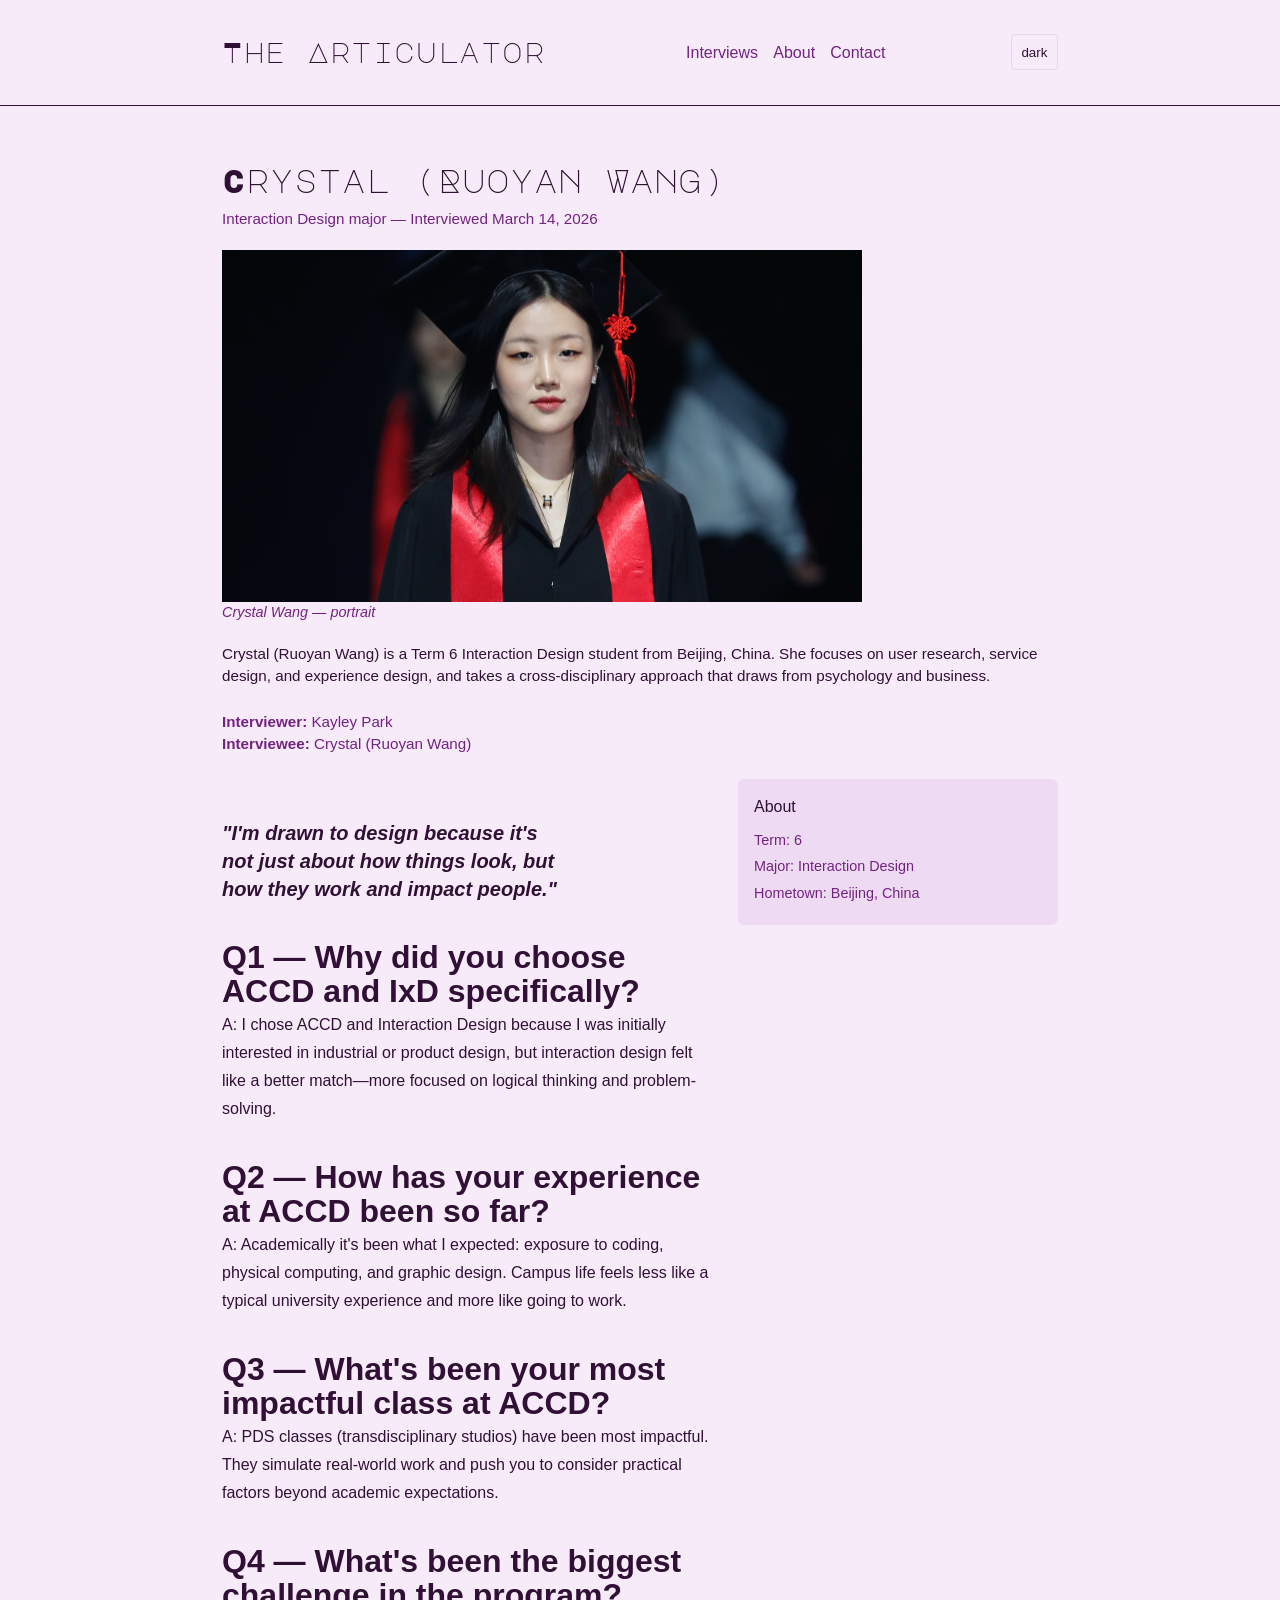
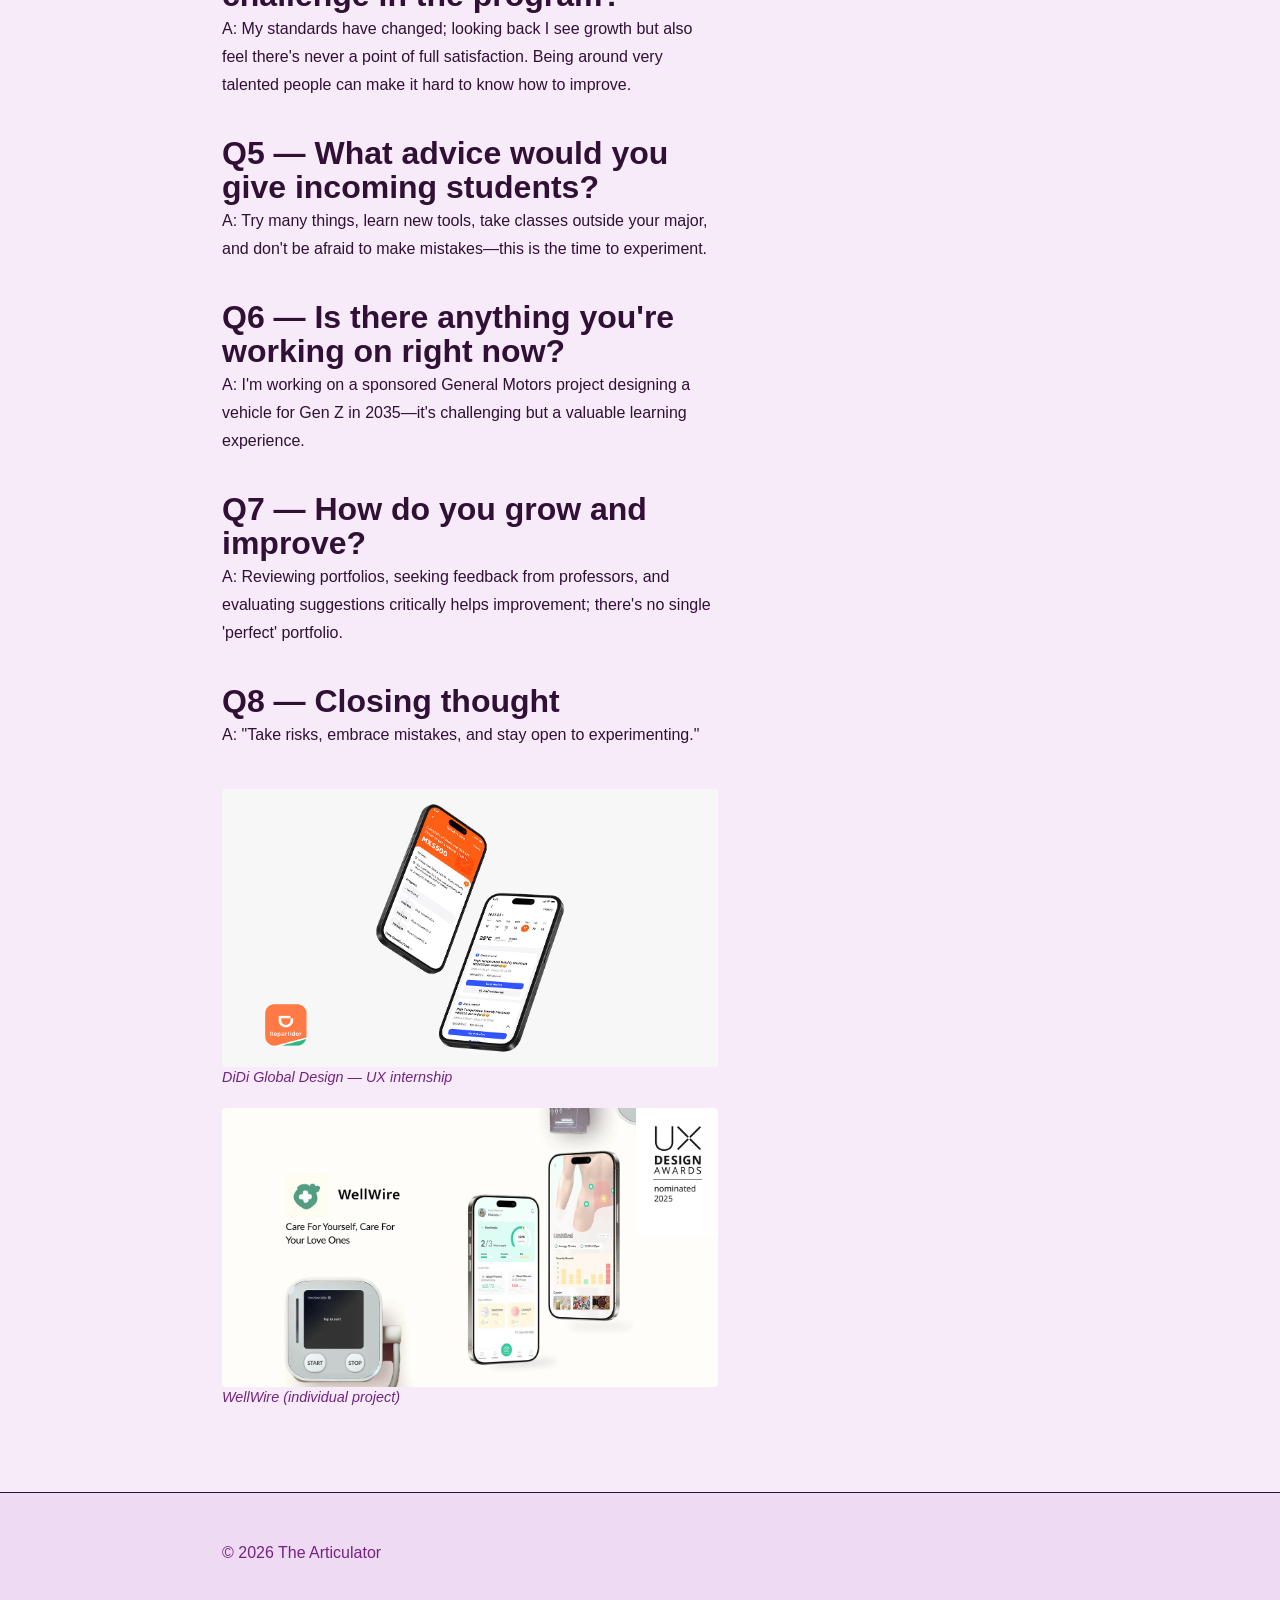
<file: interview2.html>
<!DOCTYPE html>
<html lang="en">
<head>
    <meta charset="utf-8">
    <meta content="initial-scale=1.0,width=device-width" name="viewport">
    <title>Interview — Crystal Wang</title>
    <link href="css/reset.css" rel="stylesheet" type="text/css">
    <link href="https://fonts.googleapis.com/css2?family=Major+Mono+Display&family=Noto+Sans:wght@300;400;700&display=swap" rel="stylesheet">
    <link href="css/styles.css" rel="stylesheet" type="text/css">
    <script defer src="js/scripts.js"></script>
</head>
<body>
    <header class="site-header">
        <div class="wrap">
        <div class="brand"><a href="index.html">The Articulator</a></div>
        <nav class="main-nav">
            <a href="index.html">Interviews</a>
            <a href="#">About</a>
            <a href="#">Contact</a>
        </nav>
        <div class="navigation">
            <button id="theme-toggle" aria-label="Toggle light/dark">dark</button>
            <button class="js-menu-trigger" aria-label="Toggle menu">
            <svg width="28" height="28" viewBox="0 0 24 24" aria-hidden="true" focusable="false">
                <rect x="3" y="5" width="18" height="2"></rect>
                <rect x="3" y="11" width="18" height="2"></rect>
                <rect x="3" y="17" width="18" height="2"></rect>
            </svg>
            </button>
        </div>
        </div>
    </header>

    <main class="wrap">
        <article class="interview">
        <header class="interview-hero">
            <h1>Crystal (Ruoyan Wang)</h1>
            <p class="interview-meta">Interaction Design major — Interviewed March 14, 2026</p>
            
            <figure>
                <img src="images/crystal2.png" alt="Crystal portrait">
                <figcaption class="muted">Crystal Wang — portrait</figcaption>
            </figure>

            <p class="bio">Crystal (Ruoyan Wang) is a Term 6 Interaction Design student from Beijing, China. She focuses on user research, service design, and experience design, and takes a cross-disciplinary approach that draws from psychology and business.</p>

            <div class="participants">
            <p><strong>Interviewer:</strong> Kayley Park</p>
            <p><strong>Interviewee:</strong> Crystal (Ruoyan Wang)</p>
            </div>
        </header>

        <div class="interview-layout">
            <section class="content">
                <p class="pull-quote">"I'm drawn to design because it's not just about how things look, but how they work and impact people."</p>

                <p><strong>Q1 — Why did you choose ACCD and IxD specifically?</strong><br>
                A: I chose ACCD and Interaction Design because I was initially interested in industrial or product design, but interaction design felt like a better match—more focused on logical thinking and problem-solving.</p>

                <p><strong>Q2 — How has your experience at ACCD been so far?</strong><br>
                A: Academically it's been what I expected: exposure to coding, physical computing, and graphic design. Campus life feels less like a typical university experience and more like going to work.</p>

                <p><strong>Q3 — What's been your most impactful class at ACCD?</strong><br>
                A: PDS classes (transdisciplinary studios) have been most impactful. They simulate real-world work and push you to consider practical factors beyond academic expectations.</p>

                <p><strong>Q4 — What's been the biggest challenge in the program?</strong><br>
                A: My standards have changed; looking back I see growth but also feel there's never a point of full satisfaction. Being around very talented people can make it hard to know how to improve.</p>

                <p><strong>Q5 — What advice would you give incoming students?</strong><br>
                A: Try many things, learn new tools, take classes outside your major, and don't be afraid to make mistakes—this is the time to experiment.</p>

                <p><strong>Q6 — Is there anything you're working on right now?</strong><br>
                A: I'm working on a sponsored General Motors project designing a vehicle for Gen Z in 2035—it's challenging but a valuable learning experience.</p>

                <p><strong>Q7 — How do you grow and improve?</strong><br>
                A: Reviewing portfolios, seeking feedback from professors, and evaluating suggestions critically helps improvement; there's no single 'perfect' portfolio.</p>

                <p><strong>Q8 — Closing thought</strong><br>
                A: "Take risks, embrace mistakes, and stay open to experimenting."</p>

                <div class="gallery">
                    <figure>
                    <img src="images/didi.png" alt="DiDi Global Design">
                    <figcaption class="muted">DiDi Global Design — UX internship</figcaption>
                    </figure>
                    <figure>
                    <img src="images/wellwire.png" alt="WellWire project">
                    <figcaption class="muted">WellWire (individual project)</figcaption>
                    </figure>
                </div>

            </section>

            <aside>
                <div class="card">
                    <h4 class="subhead">About</h4>
                    <ul class="muted">
                        <li>Term: 6</li>
                        <li>Major: Interaction Design</li>
                        <li>Hometown: Beijing, China</li>
                    </ul>
                </div>
            </aside>

        </div>
    </article>
  </main>

  <footer class="site-footer">
    <div class="wrap">
        <div>© 2026 The Articulator</div>
    </div>
  </footer>

</body>
</html>
</file>
<file: css/styles.css>
:root {
	--bg: #F7EBFA;
	--text: #301035;
	--muted: #722380;
	--accent: #320F38;
	--card: #efdaf3;
	--border: #ddd;
}

html, body {
	height: 100%;
}

body {
	font-family: -apple-system, BlinkMacSystemFont, "Segoe UI", Roboto, "Helvetica Neue", Arial;
	background: var(--bg);
	color: var(--text);
	line-height: 1.45;
	margin: 0;
	-webkit-font-smoothing: antialiased;
	transition: background-color .12s linear, color .12s linear;
}

.wrap {
	max-width: 56.25rem;
	margin: 0 auto;
	padding: 1rem;
}

.site-header {
	border-bottom: 1px solid var(--accent);
	background: transparent;
	position: relative;
}

.site-header .wrap {
	display: flex;
	align-items: center;
	gap: 1rem;
	justify-content: space-between;
}

.brand {
	font-weight: 700;
	letter-spacing: .02em;
	font-family: 'Major Mono Display';
    font-size: 1.75rem;
}

.main-nav {
	display: none;
}

.main-nav a {
	margin-left: .95rem;
	color: var(--muted);
	text-decoration: none;
}

.navigation {
	display: flex;
	align-items: center;
	gap: .5rem;
}

.navigation button {
	background: transparent;
	border: .0625rem solid var(--border);
	padding: 0 .6rem;
	border-radius: .25rem;
	height: 2.25rem;
	display: inline-flex;
	align-items: center;
	gap: .5rem;
	color: var(--text);
}

.navigation .js-menu-trigger { 
    padding: 0 .4rem; 
}

.navigation .js-menu-trigger svg { 
    display: block; 
    width: 1.25rem; 
    height: 1.25rem; 
}

.navigation svg, .icon, .site-header svg { 
    fill: currentColor; 
    stroke: currentColor; 
}

.landing-title { 
    font-size: 1.6rem; 
    margin: 1rem 0 .25rem; 
}

.description { 
    color: var(--muted); 
    margin-bottom: 2rem; 
}

.grid { 
    display: grid; 
    grid-template-columns: 1fr; 
    gap: 1rem; 
}

.card {
	background: var(--card);
	padding: 1rem;
	border-radius: 6px;
	transition: background-color .18s ease, color .18s ease;
}

.card img { 
    width: 100%; 
    height: auto; 
    display: block; 
    border-radius: 4px; 
}

.card h2 { 
    font-size: 1.05rem; 
    margin: .6rem 0 .2rem; 
}

.muted { 
    color: var(--muted); 
    font-size: .9rem; 
}

.card .muted {
    display: flex;
    align-items: center;
    justify-content: space-between;
    gap: .6rem;
}

.card .muted .date {
    color: var(--muted);
    white-space: nowrap;
    margin-left: auto;
}

.card-text {
    margin: 1rem 0 1rem 0;

    h2 {
        font-size: 1.5rem;
        margin: 1.5rem 0 .5rem;
    }
}

.interview aside .card .muted {
    display: block;
    padding-left: 0;
}

.interview aside .card .muted li {
    display: block;
    text-align: left;
    margin: .35rem 0;
    list-style-position: inside;
}

.placeholder { 
    height: 10rem; 
    display: flex; 
    align-items: center; 
    justify-content: center; 
    background: var(--bg); 
    border-radius: .25rem; }

.site-footer { 
    border-top: 1px solid var(--accent); 
    padding: 1rem 0; 
    margin-top: 2rem; color: var(--muted); 
    background: var(--card); 
}

.site-footer .wrap { 
    display: flex; 
    justify-content: space-between; 
    align-items: center; 
}

.interview-hero { 
    display: block; 
    margin: 1.2rem 0; 
}

.interview-hero img { 
    width: 100%; 
    max-width: 40rem; 
    height: auto; 
    display: block; 
}

.participants { 
    margin-top: .75rem; 
    color: var(--muted); 
    font-size: .95rem; 
}

figure, .gallery figure { 
    margin: 1.25rem 0; 
}

.gallery img { 
    width: 100%; 
    height: auto; 
    display: block; 
    border-radius: .25rem; 
    max-width: 40rem; 
}

.content p { 
    margin: 1.5rem 0; 
    line-height: 1.75rem;
}

.wrap figure figcaption { 
    color: var(--muted); 
    font-style: italic;
}

.interview-meta { 
    color: var(--muted); 
    font-size: .95rem; 
    margin-bottom: 1rem; 
}

.bio { 
    font-size: .95rem; 
    color: var(--text); 
    margin: .9rem 0 1.25rem; 
}

.pull-quote { 
    font-size: 1.25rem; 
    font-weight: 600; 
    margin: 1rem 0; 
    font-style: italic;
    max-width: 70%;
}

body.dark {
	--bg: #120514;
	--text: #e5d4e9;
	--muted: #90539b;
	--accent: #e5d4e9;
	--card: #320F38;
	--border: #52195C;
}

.site-header.show-menu .main-nav {
	display: block;
	position: absolute;
	left: 0;
	right: 0;
	top: 100%;
	background: var(--card);
	padding: .8rem 1rem;
	box-shadow: 0 6px 18px rgba(0,0,0,.06);
}

.site-header .main-nav a { 
    display: block; 
    padding: .4rem 0; 
}

@media (min-width: 720px) {
	.grid { grid-template-columns: repeat(2, 1fr); }
	.wrap { padding: 2rem; }
	.landing-title { font-size: 2rem; }
	.main-nav { display: flex; }
	.site-header .main-nav a { display: inline-block; }

	.site-header.show-menu .main-nav { 
        position: static; 
        display: flex; 
        box-shadow: none; 
        background: transparent; 
        padding: 0; 
    }

	.navigation .js-menu-trigger { display: none; }
}

h1, h2, h3 { 
    line-height: 1.15; 
    color: var(--text); 
    font-family: 'Major Mono Display'; 
}

.interview-layout { 
    display: grid; 
    grid-template-columns: 1fr; 
    gap: 1.25rem; 
}

@media (min-width: 880px) { 
    .interview-layout { 
        grid-template-columns: 2fr 320px; 
    } 
}

@media (min-width: 720px) {
    .interview-layout { grid-template-columns: 2fr 320px; }
    .interview-layout > aside { align-self: start; }
}

.interview-hero h1 { 
    margin: 1.25rem 0 .6rem; 
    font-size: 2rem;
}

@media (min-width: 720px) { 

    .interview-hero h1 { 
        font-size: 2rem;
        margin-top: 1.5rem; 
    } 
}

@media (min-width: 720px) { 
    
    .bio { 
        margin-bottom: 1.5rem; 
        color: var(--text);
    } 
}

.participants { 
    margin: 1rem 0 1.25rem; 
}

@media (min-width: 720px) { 

    .participants { 
        margin: 1.25rem 0 1.5rem; 
    } 
}

.content p { 
    margin: 1.5rem 0; 
}

@media (min-width: 720px) { 
    
    .content p { 
        margin: 2.5rem 0; 
    } 
}

.interview aside .card { 
    padding-top: 1rem; padding-bottom: 1rem; 
}

.interview aside .card .subhead { 
    margin: 0 0 .75rem; 
}

.muted-link .muted { 
    color: var(--muted); 
}

.interview-layout .content strong {
    font-size: 2rem;
    line-height: 1.8rem;
}
</file>
